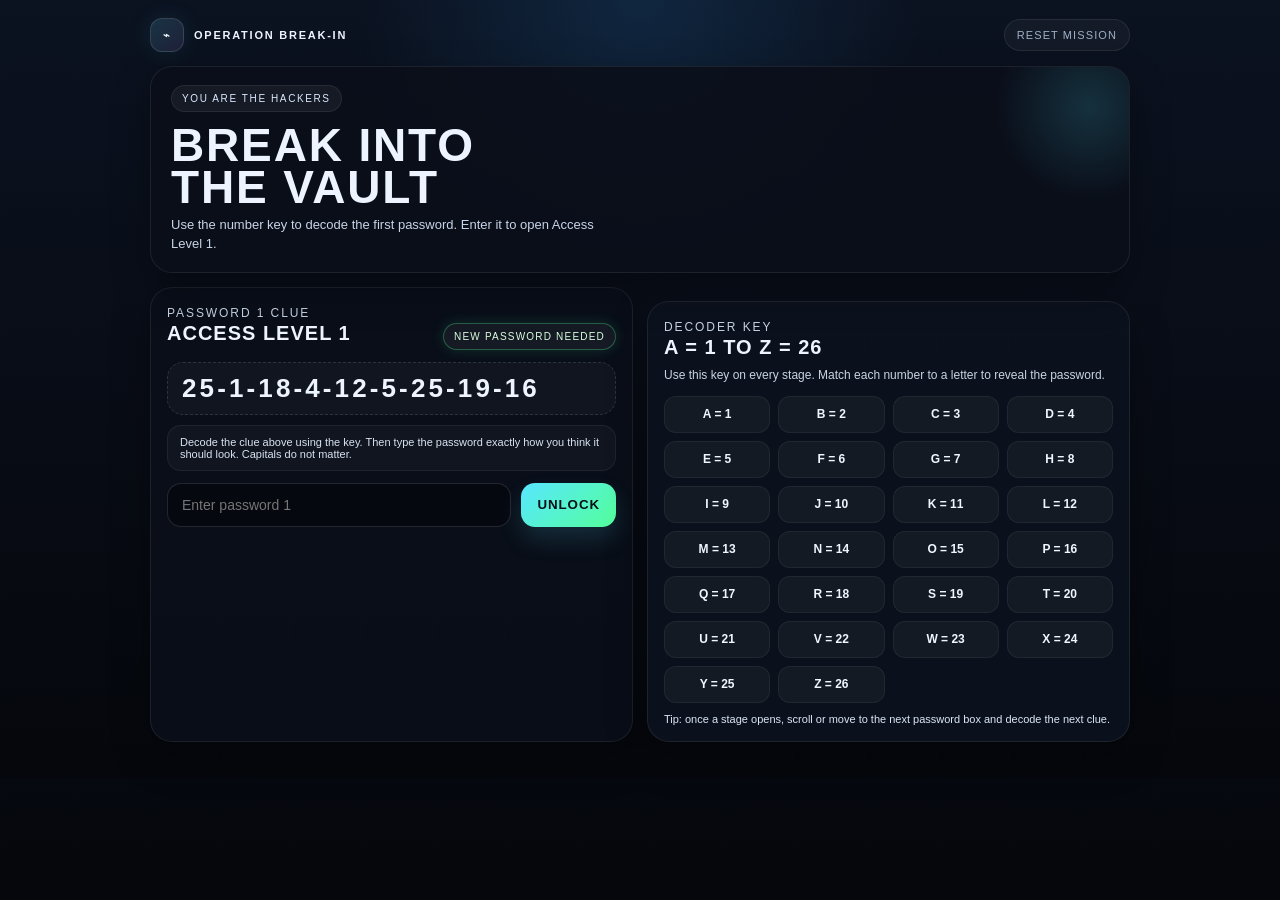
<file: index.html>
<!DOCTYPE html>

<html lang="en">
<head>
<meta charset="utf-8"/>
<meta content="width=device-width, initial-scale=1.0" name="viewport"/>
<title>Operation Break-In</title>
<link href="styles.css" rel="stylesheet"/>
</head>
<body>
<main class="container">
<div class="topbar">
<div class="brand"><div class="brand-dot">⌁</div><div>Operation Break-In</div></div>
<div class="mini-actions"><button class="link-btn" id="resetMission">Reset mission</button></div>
</div>
<section class="hero-card">
<span class="eyebrow">You are the hackers</span>
<h1 class="title">Break into<br/>the vault</h1>
<p class="sub">Use the number key to decode the first password. Enter it to open Access Level 1.</p>
</section>
<section class="grid">
<div class="card" id="gateBox">
<p class="small-kicker">Password 1 clue</p>
<div class="stage-title">
<h2>Access level 1</h2>
<span class="stage-pill green">New password needed</span>
</div>
<div class="clue-code">25-1-18-4-12-5-25-19-16</div>
<div class="instructions">Decode the clue above using the key. Then type the password exactly how you think it should look. Capitals do not matter.</div>
<div class="input-row">
<input autocomplete="off" id="passwordInput" placeholder="Enter password 1" spellcheck="false" type="password"/>
<button class="action" id="submitBtn">Unlock</button>
</div>
<div class="status" id="statusMsg"></div>
</div>
<div class="key-card"><p class="small-kicker">Decoder key</p><h3>A = 1 to Z = 26</h3><p>Use this key on every stage. Match each number to a letter to reveal the password.</p><div class="key-grid"><div class="key-cell">A = 1</div><div class="key-cell">B = 2</div><div class="key-cell">C = 3</div><div class="key-cell">D = 4</div><div class="key-cell">E = 5</div><div class="key-cell">F = 6</div><div class="key-cell">G = 7</div><div class="key-cell">H = 8</div><div class="key-cell">I = 9</div><div class="key-cell">J = 10</div><div class="key-cell">K = 11</div><div class="key-cell">L = 12</div><div class="key-cell">M = 13</div><div class="key-cell">N = 14</div><div class="key-cell">O = 15</div><div class="key-cell">P = 16</div><div class="key-cell">Q = 17</div><div class="key-cell">R = 18</div><div class="key-cell">S = 19</div><div class="key-cell">T = 20</div><div class="key-cell">U = 21</div><div class="key-cell">V = 22</div><div class="key-cell">W = 23</div><div class="key-cell">X = 24</div><div class="key-cell">Y = 25</div><div class="key-cell">Z = 26</div></div><div class="mission-tip">Tip: once a stage opens, scroll or move to the next password box and decode the next clue.</div></div>
</section>
</main>
<script src="script.js"></script>
</body>
</html>
</file>
<file: styles.css>
:root {
  --bg:#05070c;
  --bg2:#0b1220;
  --panel:rgba(10,15,26,.9);
  --panel2:rgba(12,18,30,.96);
  --line:rgba(255,255,255,.08);
  --text:#edf4ff;
  --muted:#9fb0c7;
  --green:#53ff9a;
  --cyan:#58e7ff;
  --amber:#ffbb52;
  --purple:#c094ff;
  --red:#ff5d74;
}
*{box-sizing:border-box}
html,body{margin:0;min-height:100%;font-family:Inter,Segoe UI,Arial,sans-serif;color:var(--text);background:
radial-gradient(circle at top, rgba(29,91,146,.28), transparent 28%),
linear-gradient(180deg,var(--bg2),var(--bg));}
body::before{content:"";position:fixed;inset:0;pointer-events:none;background:
repeating-linear-gradient(90deg, rgba(88,231,255,.05) 0 1px, transparent 1px 72px),
repeating-linear-gradient(0deg, rgba(255,255,255,.02) 0 1px, transparent 1px 72px);
opacity:.22}
.container{width:min(980px,calc(100% - 28px));margin:0 auto;padding:18px 0 36px;position:relative}
.topbar{display:flex;justify-content:space-between;align-items:center;gap:10px;margin-bottom:14px}
.brand{display:flex;align-items:center;gap:10px;font-size:11px;letter-spacing:.16em;text-transform:uppercase;font-weight:800}
.brand-dot{width:34px;height:34px;border-radius:12px;display:grid;place-items:center;border:1px solid rgba(255,255,255,.12);background:linear-gradient(135deg, rgba(88,231,255,.16), rgba(192,148,255,.12));box-shadow:0 0 24px rgba(88,231,255,.1)}
.link-btn{display:inline-flex;align-items:center;padding:9px 12px;border-radius:999px;border:1px solid var(--line);background:rgba(255,255,255,.04);color:var(--muted);font-size:11px;letter-spacing:.1em;text-transform:uppercase;text-decoration:none;cursor:pointer}
.hero-card,.card,.reward-card,.key-card,.dog-zone,.portrait-card{background:var(--panel);border:1px solid var(--line);border-radius:22px;box-shadow:0 16px 40px rgba(0,0,0,.32)}
.hero-card{padding:18px 20px;position:relative;overflow:hidden}
.hero-card::after{content:"";position:absolute;right:-70px;top:-70px;width:220px;height:220px;background:radial-gradient(circle, rgba(88,231,255,.16), transparent 60%)}
.eyebrow{display:inline-block;padding:7px 10px;border-radius:999px;background:rgba(255,255,255,.05);border:1px solid rgba(255,255,255,.07);font-size:10px;letter-spacing:.16em;text-transform:uppercase;color:#dbe9ff}
.title{margin:12px 0 6px;font-size:clamp(28px,4.3vw,46px);line-height:.92;letter-spacing:.04em;text-transform:uppercase}
.sub{margin:0;max-width:60ch;font-size:13px;line-height:1.5;color:#c8d4e7}
.grid{display:grid;grid-template-columns:1fr 1fr;gap:14px;margin-top:14px}
.card,.reward-card,.key-card,.portrait-card,.dog-zone{padding:16px}
.small-kicker{margin:0 0 8px;font-size:10px;text-transform:uppercase;letter-spacing:.16em;color:var(--muted)}
.card h2,.card h3,.reward-card h3,.portrait-card h3,.key-card h3{margin:0 0 8px;font-size:20px;line-height:1.1;text-transform:uppercase;letter-spacing:.05em}
.card p,.reward-card p,.portrait-card p,.key-card p{margin:0;font-size:12px;line-height:1.5;color:#c7d3e3}
.stage-title{display:flex;align-items:center;justify-content:space-between;gap:10px;flex-wrap:wrap}
.stage-pill{padding:7px 10px;border-radius:999px;font-size:10px;letter-spacing:.12em;text-transform:uppercase;border:1px solid rgba(255,255,255,.1);background:rgba(255,255,255,.05)}
.green{color:#d8ffde;border-color:rgba(83,255,154,.3);box-shadow:0 0 14px rgba(83,255,154,.14)}
.amber{color:#fff0cc;border-color:rgba(255,187,82,.28);box-shadow:0 0 14px rgba(255,187,82,.1)}
.purple{color:#f0e7ff;border-color:rgba(192,148,255,.28);box-shadow:0 0 14px rgba(192,148,255,.12)}
.input-row{display:flex;gap:10px;flex-wrap:wrap;margin-top:12px}
.input-row input{flex:1 1 250px;min-width:0;padding:13px 14px;border-radius:14px;border:1px solid rgba(255,255,255,.12);background:rgba(0,0,0,.32);color:var(--text);font-size:14px}
.input-row input:focus{outline:none;border-color:var(--cyan);box-shadow:0 0 0 4px rgba(88,231,255,.11)}
.action{border:0;border-radius:14px;padding:13px 16px;background:linear-gradient(135deg,var(--cyan),var(--green));color:#061019;text-transform:uppercase;font-weight:800;letter-spacing:.07em;cursor:pointer;box-shadow:0 12px 24px rgba(88,231,255,.15)}
.status{min-height:20px;margin-top:10px;font-size:11px;letter-spacing:.12em;text-transform:uppercase;font-weight:800}
.status.good{color:#bfffd2}.status.bad{color:#ffbcc9}
.note{margin-top:8px;color:var(--muted);font-size:11px;line-height:1.45}
.clue-code{margin-top:10px;padding:12px 14px;border-radius:16px;border:1px dashed rgba(255,255,255,.12);background:rgba(255,255,255,.03);font-size:26px;font-weight:800;letter-spacing:.12em;text-transform:uppercase;line-height:1.05;word-break:break-word}
.instructions{margin-top:10px;padding:10px 12px;border-radius:14px;background:rgba(255,255,255,.03);border:1px solid rgba(255,255,255,.06);font-size:11px;color:#d9e4f3}
.key-card{margin-top:14px;background:var(--panel2)}
.key-grid{display:grid;grid-template-columns:repeat(4,minmax(0,1fr));gap:8px;margin-top:12px}
.key-cell{padding:10px 8px;border-radius:12px;background:rgba(255,255,255,.04);border:1px solid rgba(255,255,255,.06);font-size:12px;text-align:center;font-weight:700;color:#eff6ff;line-height:1.25}
.mission-tip{margin-top:10px;font-size:11px;color:#dce6f7}
.reward-card{background:linear-gradient(180deg, rgba(7,25,17,.95), rgba(10,15,26,.92));border-color:rgba(83,255,154,.16)}
.reward-strip{display:flex;gap:8px;flex-wrap:wrap;margin-top:10px}
.mini-pill{padding:6px 9px;border-radius:999px;background:rgba(255,255,255,.05);border:1px solid rgba(255,255,255,.07);font-size:10px;letter-spacing:.08em;text-transform:uppercase;color:#dce6f7}
.dog-zone{margin-top:14px;padding-bottom:8px}
.caption{margin:0 0 8px;font-size:10px;letter-spacing:.16em;text-transform:uppercase;color:#9ff0be}
.dog-wrap{position:relative;padding:6px 0 18px}
.dancing-dog{display:block;width:min(220px,100%);margin:0 auto;filter:drop-shadow(0 16px 22px rgba(0,0,0,.28))}
.dog-all{animation:bounce 1.15s ease-in-out infinite}.ear-left{transform-origin:74px 76px;animation:earL .52s ease-in-out infinite alternate}.ear-right{transform-origin:144px 76px;animation:earR .52s ease-in-out infinite alternate}.paw-left,.paw-right{animation:paws .46s ease-in-out infinite alternate}
.disco-floor{height:16px;border-radius:999px;background:linear-gradient(90deg, rgba(83,255,154,.14), rgba(88,231,255,.2), rgba(192,148,255,.15));filter:blur(1px)}
.portrait-card{background:linear-gradient(180deg, rgba(33,18,12,.96), rgba(12,15,26,.94));border-color:rgba(255,187,82,.16)}
.shake-portrait{display:block;width:min(280px,100%);margin:12px auto 0;border-radius:18px;border:1px solid rgba(255,255,255,.08);background:rgba(0,0,0,.18)}
.fraction-grid{display:grid;grid-template-columns:repeat(3,1fr);gap:10px;margin-top:12px}
.frac{padding:16px 8px;border-radius:16px;border:1px solid rgba(255,255,255,.08);background:rgba(255,255,255,.04);text-align:center;font-size:22px;font-weight:800;color:#f6f2ff}
.cheer{margin-top:14px;padding:14px;border-radius:16px;background:rgba(255,255,255,.04);border:1px solid rgba(255,255,255,.08);font-size:12px}
.claim{margin-top:14px;padding:14px;border-radius:16px;background:rgba(192,148,255,.12);border:1px solid rgba(192,148,255,.22);font-size:12px;color:#f4edff}
.confetti{position:fixed;inset:0;pointer-events:none;overflow:hidden}.confetti span{position:absolute;top:-20px;width:10px;height:14px;border-radius:2px;opacity:.75;animation:fall linear infinite}
.shake{animation:shake .2s linear 0s 2}
@keyframes shake{0%,100%{transform:translateX(0)}25%{transform:translateX(-4px)}75%{transform:translateX(4px)}}
@keyframes bounce{0%,100%{transform:translateY(0)}50%{transform:translateY(-10px)}}
@keyframes earL{from{transform:rotate(-6deg)}to{transform:rotate(8deg)}}
@keyframes earR{from{transform:rotate(6deg)}to{transform:rotate(-8deg)}}
@keyframes paws{from{transform:translateY(0)}to{transform:translateY(4px)}}
@keyframes fall{to{transform:translateY(110vh) rotate(520deg)}}
@media (max-width:860px){.grid{grid-template-columns:1fr}.title{font-size:36px}.clue-code{font-size:22px}.key-grid{grid-template-columns:repeat(2,minmax(0,1fr))}.container{width:min(980px,calc(100% - 20px))}}
</file>
